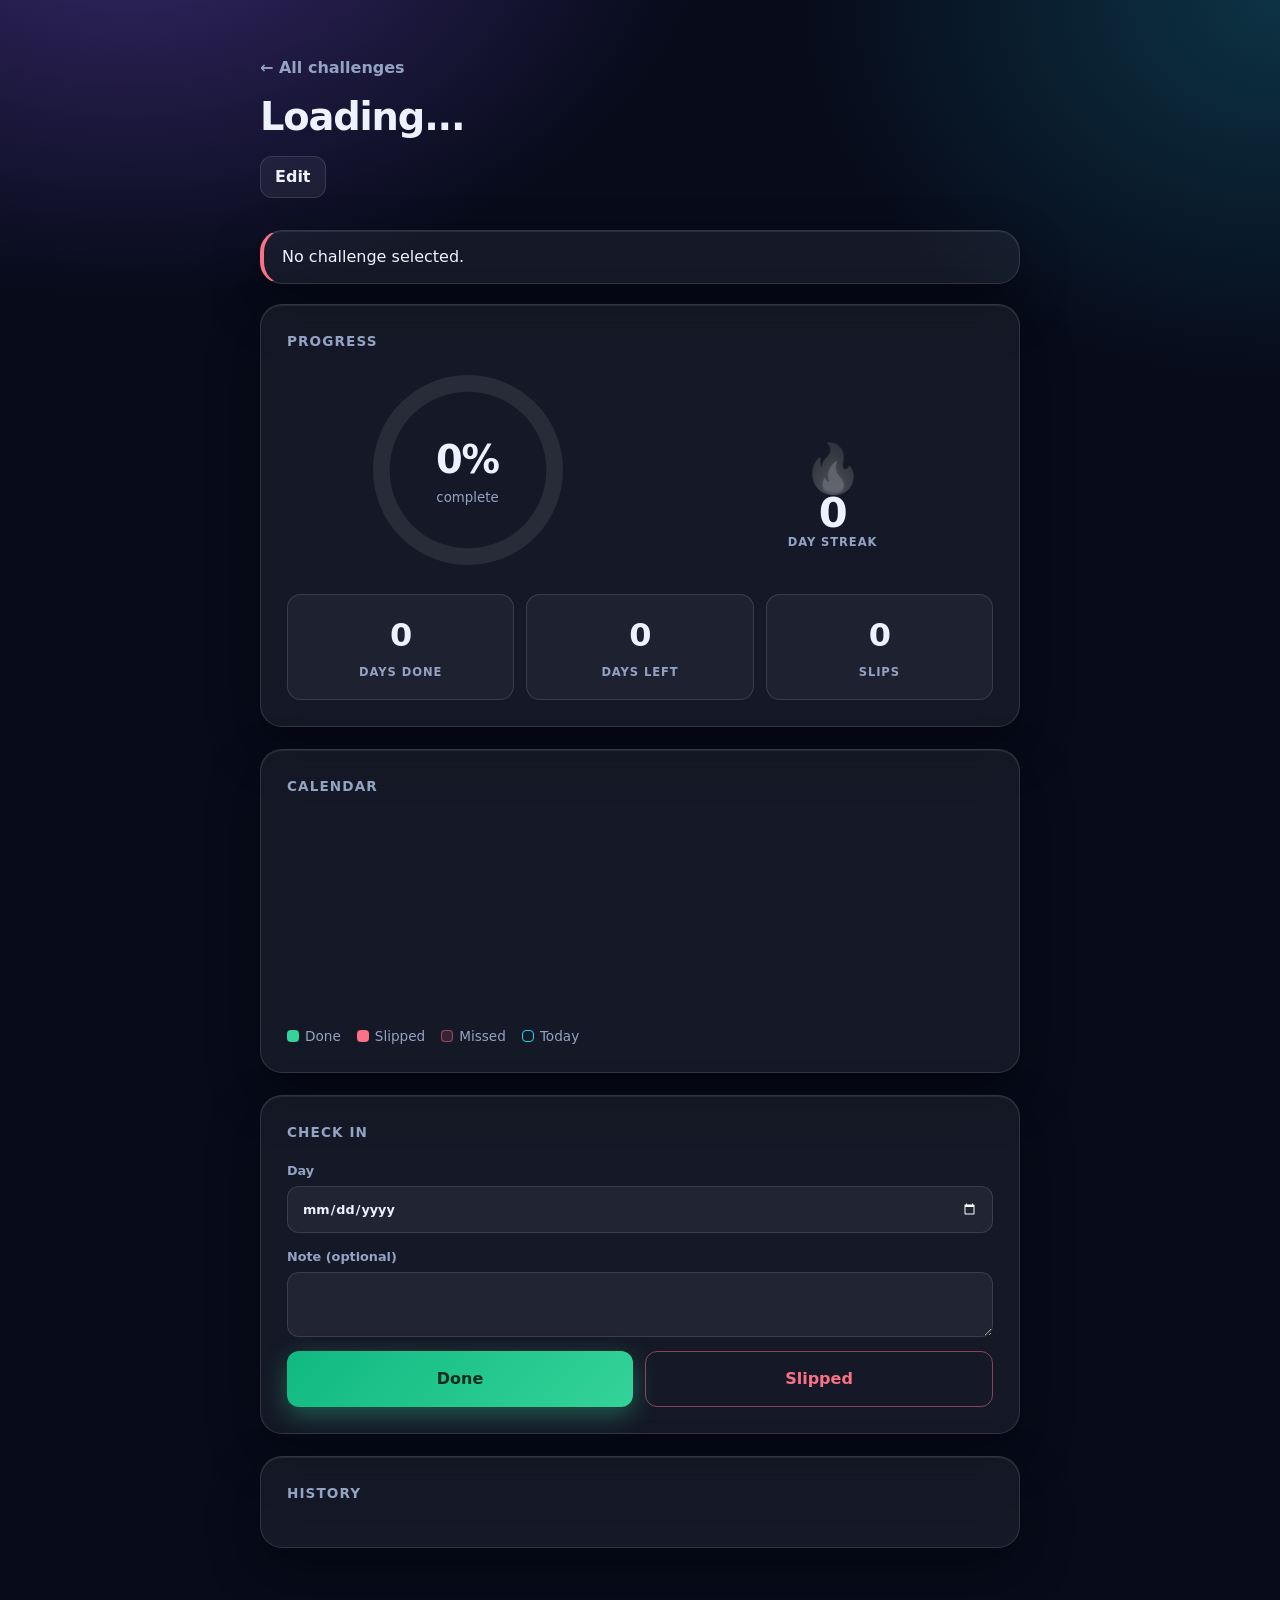
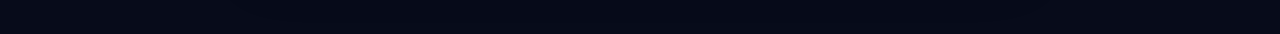
<file: static/challenge.html>
<!DOCTYPE html>
<html lang="en">
<head>
  <meta charset="UTF-8">
  <meta name="viewport" content="width=device-width, initial-scale=1">
  <meta name="theme-color" content="#070b1a">
  <title>Challenge</title>
  <link rel="icon" href="data:image/svg+xml,<svg xmlns=%22http://www.w3.org/2000/svg%22 viewBox=%220 0 100 100%22><text y=%22.9em%22 font-size=%2290%22>🔥</text></svg>">
  <link rel="stylesheet" href="/static/style.css">
</head>
<body>
  <header class="app-header">
    <div class="container">
      <a class="back-link" href="/">&larr; All challenges</a>
      <h1 id="challenge-name" class="page-title">Loading...</h1>
      <p id="challenge-info" class="subtitle"></p>
      <button type="button" id="edit-button" class="ghost">Edit</button>
    </div>
  </header>

  <main class="container">
    <p id="page-message"></p>

    <section>
      <h2>Progress</h2>
      <div class="hero">
        <div class="ring-wrap">
          <svg class="ring" viewBox="0 0 120 120" aria-hidden="true">
            <defs>
              <linearGradient id="ring-grad" x1="0" y1="0" x2="1" y2="1">
                <stop offset="0%" stop-color="#8b5cf6"/>
                <stop offset="100%" stop-color="#22d3ee"/>
              </linearGradient>
            </defs>
            <circle class="ring-track" cx="60" cy="60" r="52"/>
            <circle class="ring-fill" id="ring-fill" cx="60" cy="60" r="52" stroke="url(#ring-grad)"/>
          </svg>
          <div class="ring-label"><span id="ring-percent">0%</span><small>complete</small></div>
        </div>
        <div class="flame-box">
          <div class="flame-slot"><div class="flame cold" id="flame">🔥</div></div>
          <div class="flame-number" id="stat-streak">0</div>
          <div class="label">day streak</div>
        </div>
      </div>
      <div class="stats">
        <div class="stat"><span class="number" id="stat-completed">0</span><span class="label">Days done</span></div>
        <div class="stat"><span class="number" id="stat-left">0</span><span class="label">Days left</span></div>
        <div class="stat"><span class="number" id="stat-slipped">0</span><span class="label">Slips</span></div>
      </div>
    </section>

    <section>
      <h2>Calendar</h2>
      <div class="calendar-scroll">
        <div id="calendar-grid" class="calendar-grid"></div>
      </div>
      <div class="legend">
        <span><i class="swatch done"></i>Done</span>
        <span><i class="swatch slipped"></i>Slipped</span>
        <span><i class="swatch missed"></i>Missed</span>
        <span><i class="swatch today"></i>Today</span>
      </div>
    </section>

    <section id="checkin-section">
      <h2>Check in</h2>
      <p id="today-status"></p>
      <label>
        Day
        <input type="date" id="checkin-date">
      </label>
      <label>
        Note (optional)
        <textarea id="note" rows="2" maxlength="500"></textarea>
      </label>
      <div class="buttons">
        <button type="button" id="done-button">Done</button>
        <button type="button" id="slipped-button" class="danger">Slipped</button>
      </div>
    </section>

    <section>
      <h2>History</h2>
      <ul id="history-list"></ul>
    </section>
  </main>

  <dialog id="edit-dialog">
    <form id="edit-form">
      <h2>Edit challenge</h2>
      <label>
        Name
        <input type="text" id="edit-name" required maxlength="100">
      </label>
      <label>
        Description
        <textarea id="edit-description" rows="2"></textarea>
      </label>
      <label>
        Duration (days)
        <input type="number" id="edit-duration" min="1" max="3650" required>
      </label>
      <label>
        Start date
        <input type="date" id="edit-start" required>
      </label>
      <label class="checkbox">
        <input type="checkbox" id="edit-strict">
        Strict mode (a slip resets the streak)
      </label>
      <p id="edit-message" class="form-error"></p>
      <div class="buttons">
        <button type="submit">Save changes</button>
        <button type="button" class="ghost" id="edit-cancel">Cancel</button>
      </div>
    </form>
  </dialog>

  <script src="/static/common.js"></script>
  <script src="/static/challenge.js"></script>
</body>
</html>
</file>
<file: static/style.css>
/* Dark glass design system */
:root {
  color-scheme: dark;
  --bg: #070b1a;
  --glass: rgba(255, 255, 255, 0.06);
  --line: rgba(255, 255, 255, 0.12);
  --text: #eef2ff;
  --muted: #94a3c4;
  --violet: #8b5cf6;
  --cyan: #22d3ee;
  --green: #34d399;
  --red: #fb7185;
  --grad: linear-gradient(135deg, var(--violet), var(--cyan));
  --font: "Inter", system-ui, "Segoe UI Variable", "Segoe UI", sans-serif;
}

* { box-sizing: border-box; }

body {
  margin: 0;
  min-height: 100vh;
  font-family: var(--font);
  color: var(--text);
  line-height: 1.5;
  -webkit-font-smoothing: antialiased;
  background:
    radial-gradient(60rem 40rem at 10% -10%, rgba(139, 92, 246, 0.35), transparent 60%),
    radial-gradient(50rem 40rem at 100% 0%, rgba(34, 211, 238, 0.2), transparent 60%),
    var(--bg);
  background-attachment: fixed;
}

.container { width: min(100% - 40px, 760px); margin-inline: auto; }
a { color: var(--cyan); }
p:empty { display: none; }

/* Header */
.app-header { padding: 56px 0 32px; }
.brand { display: flex; align-items: center; gap: 14px; margin: 0; font-size: 2.2rem; font-weight: 800; letter-spacing: -0.03em; }
.brand-text { background: linear-gradient(135deg, #fff, #c7d2fe); -webkit-background-clip: text; background-clip: text; color: transparent; }
.logo { display: grid; place-items: center; width: 48px; height: 48px; border-radius: 14px; background: var(--grad); box-shadow: 0 0 32px rgba(139, 92, 246, 0.6); font-size: 1.5rem; }
.subtitle { margin: 10px 0 0; color: var(--muted); }
.back-link { color: var(--muted); font-weight: 600; text-decoration: none; }
.back-link:hover { color: var(--text); }
.page-title { margin: 16px 0 0; font-size: 2.4rem; font-weight: 800; letter-spacing: -0.03em; line-height: 1.1; }

/* Frosted glass cards */
main { padding-bottom: 64px; }
main section, #page-message {
  background: var(--glass);
  border: 1px solid var(--line);
  border-radius: 22px;
  -webkit-backdrop-filter: blur(18px);
  backdrop-filter: blur(18px);
  box-shadow: 0 20px 50px rgba(0, 0, 0, 0.35), inset 0 1px 0 rgba(255, 255, 255, 0.08);
}
main section { padding: 26px; margin-bottom: 22px; }
#page-message { padding: 14px 18px; margin: 0 0 20px; border-left: 4px solid var(--red); }
h2 { margin: 0 0 18px; font-size: 0.85rem; font-weight: 700; letter-spacing: 0.08em; text-transform: uppercase; color: var(--muted); }
#status-message, #today-status, #form-message { margin: 0 0 14px; color: var(--muted); }

/* Lists and challenge cards */
ul { list-style: none; margin: 0; padding: 0; display: grid; gap: 14px; }
li {
  display: flex; flex-wrap: wrap; justify-content: space-between; align-items: center; gap: 16px;
  padding: 18px 20px;
  background: rgba(255, 255, 255, 0.04);
  border: 1px solid var(--line);
  border-radius: 16px;
  transition: transform 0.2s ease, border-color 0.2s ease, box-shadow 0.2s ease;
}
li:hover { transform: translateY(-3px); border-color: rgba(139, 92, 246, 0.6); box-shadow: 0 0 28px rgba(139, 92, 246, 0.25); }
li.done { border-left: 3px solid var(--green); }
li.slipped { border-left: 3px solid var(--red); }
.card-body { flex: 1; min-width: 200px; }
.card-body a { font-size: 1.1rem; font-weight: 700; color: var(--text); text-decoration: none; }
.card-body a:hover { color: var(--cyan); }
.meta { display: block; margin-top: 2px; font-size: 0.85rem; color: var(--muted); }
li span { color: var(--muted); }
.mini-bar { height: 8px; margin-top: 12px; border-radius: 99px; background: rgba(255, 255, 255, 0.1); overflow: hidden; }
.mini-fill { height: 100%; width: 0; border-radius: 99px; background: var(--grad); box-shadow: 0 0 12px rgba(34, 211, 238, 0.6); transition: width 0.9s cubic-bezier(0.22, 1, 0.36, 1); }

/* Forms */
form { display: grid; gap: 16px; }
label { display: block; font-size: 0.8rem; font-weight: 600; color: var(--muted); }
label.checkbox { display: flex; align-items: center; gap: 10px; font-size: 1rem; font-weight: 500; color: var(--text); }
label.checkbox input { width: 18px; height: 18px; accent-color: var(--violet); }
input[type="text"], input[type="number"], input[type="date"], textarea {
  display: block; width: 100%; margin-top: 6px; padding: 12px 14px;
  font: inherit; color: var(--text);
  background: rgba(255, 255, 255, 0.05);
  border: 1px solid var(--line);
  border-radius: 12px;
  transition: border-color 0.15s ease, box-shadow 0.15s ease;
}
input::placeholder { color: #64748b; }
input:focus, textarea:focus { outline: none; border-color: var(--cyan); box-shadow: 0 0 0 4px rgba(34, 211, 238, 0.15); }
input:disabled, textarea:disabled { opacity: 0.5; cursor: not-allowed; }

/* Buttons */
button {
  font: inherit; font-weight: 700; padding: 12px 22px; color: #fff;
  background: var(--grad); border: 0; border-radius: 12px; cursor: pointer;
  box-shadow: 0 8px 24px rgba(139, 92, 246, 0.4);
  transition: transform 0.15s ease, filter 0.15s ease;
}
button:hover:not(:disabled) { transform: translateY(-2px); filter: brightness(1.1); }
button:disabled { opacity: 0.45; box-shadow: none; cursor: not-allowed; }
button.danger { padding: 8px 16px; color: var(--red); background: transparent; border: 1px solid rgba(251, 113, 133, 0.5); box-shadow: none; }
button.danger:hover:not(:disabled) { background: rgba(251, 113, 133, 0.12); }
a:focus-visible, button:focus-visible { outline: 3px solid rgba(34, 211, 238, 0.6); outline-offset: 2px; }
.buttons { display: flex; gap: 12px; }
.buttons button { flex: 1; padding: 15px; }
#done-button { color: #052e1d; background: linear-gradient(135deg, #10b981, #34d399); box-shadow: 0 8px 24px rgba(52, 211, 153, 0.35); }

/* Progress ring and flame */
.hero { display: flex; flex-wrap: wrap; align-items: center; justify-content: space-around; gap: 24px; margin-bottom: 24px; }
.ring-wrap { position: relative; width: 200px; height: 200px; }
.ring { width: 100%; height: 100%; transform: rotate(-90deg); }
.ring-track { fill: none; stroke: rgba(255, 255, 255, 0.08); stroke-width: 10; }
.ring-fill {
  fill: none; stroke-width: 10; stroke-linecap: round;
  stroke-dasharray: 326.73; stroke-dashoffset: 326.73;
  transition: stroke-dashoffset 1.2s cubic-bezier(0.22, 1, 0.36, 1);
  filter: drop-shadow(0 0 6px rgba(34, 211, 238, 0.7));
}
.ring-label { position: absolute; inset: 0; display: grid; place-content: center; text-align: center; }
.ring-label span { font-size: 2.4rem; font-weight: 800; letter-spacing: -0.03em; }
.ring-label small { color: var(--muted); }
.flame-box { min-width: 160px; text-align: center; }
.flame-slot { display: flex; align-items: flex-end; justify-content: center; height: 6.5rem; }
.flame {
  --scale: 1;
  display: inline-block; line-height: 1; transform-origin: 50% 90%;
  font-size: calc(3rem * var(--scale));
  filter: drop-shadow(0 0 calc(8px * var(--scale)) rgba(251, 146, 60, 0.8));
  animation: flicker 1.6s ease-in-out infinite;
  transition: font-size 0.6s ease;
}
.flame.cold { filter: grayscale(1); opacity: 0.35; animation: none; }
@keyframes flicker {
  0%, 100% { transform: scale(1) rotate(-2deg); }
  50% { transform: scale(1.08) rotate(2deg); }
}
.flame-number { font-size: 2.6rem; font-weight: 800; letter-spacing: -0.03em; line-height: 1; }

/* Stats */
.stats { display: grid; grid-template-columns: repeat(auto-fit, minmax(130px, 1fr)); gap: 12px; }
.stat { padding: 16px; text-align: center; background: rgba(255, 255, 255, 0.04); border: 1px solid var(--line); border-radius: 14px; }
.stat .number { display: block; font-size: 2rem; font-weight: 800; letter-spacing: -0.03em; }
.stat .label, .flame-box .label { font-size: 0.72rem; font-weight: 600; letter-spacing: 0.08em; text-transform: uppercase; color: var(--muted); }

.confetti { position: fixed; inset: 0; pointer-events: none; z-index: 50; }

@media (prefers-reduced-motion: reduce) {
  *, *::before, *::after { animation: none !important; transition: none !important; }
}



/* Check-in form spacing */
main section > label {
  margin-bottom: 14px;
}

/* History row actions */
.row-actions {
  display: flex;
  flex-wrap: wrap;
  gap: 8px;
}

button.ghost {
  padding: 8px 14px;
  color: var(--text);
  background: rgba(255, 255, 255, 0.06);
  border: 1px solid var(--line);
  box-shadow: none;
}

button.ghost:hover:not(:disabled) {
  background: rgba(255, 255, 255, 0.12);
}

/* Toasts */
#toasts {
  position: fixed;
  right: 20px;
  bottom: 20px;
  left: 20px;
  display: grid;
  gap: 10px;
  justify-items: end;
  z-index: 100;
  pointer-events: none;
}

.toast {
  pointer-events: auto;
  min-width: 220px;
  max-width: 360px;
  padding: 14px 18px;
  color: var(--text);
  background: rgba(16, 22, 42, 0.92);
  border: 1px solid var(--line);
  border-radius: 14px;
  -webkit-backdrop-filter: blur(14px);
  backdrop-filter: blur(14px);
  box-shadow: 0 16px 40px rgba(0, 0, 0, 0.45);
  animation: toast-in 0.3s ease;
  transition: opacity 0.3s ease, transform 0.3s ease;
}

.toast.success { border-left: 4px solid var(--green); }
.toast.error { border-left: 4px solid var(--red); }
.toast.leaving { opacity: 0; transform: translateX(24px); }

@keyframes toast-in {
  from { opacity: 0; transform: translateY(14px); }
  to { opacity: 1; transform: translateY(0); }
}

/* Edit dialog */
#edit-button {
  margin-top: 18px;
}

dialog {
  width: min(92vw, 520px);
  padding: 0;
  color: var(--text);
  background: rgba(16, 22, 42, 0.96);
  border: 1px solid var(--line);
  border-radius: 22px;
  box-shadow: 0 30px 80px rgba(0, 0, 0, 0.6);
}

dialog[open] {
  animation: toast-in 0.25s ease;
}

dialog::backdrop {
  background: rgba(3, 6, 18, 0.6);
  -webkit-backdrop-filter: blur(6px);
  backdrop-filter: blur(6px);
}

dialog form {
  padding: 26px;
}

.form-error {
  margin: 0;
  color: var(--red);
}

/* Quick start templates */
.template-grid {
  display: grid;
  grid-template-columns: repeat(auto-fill, minmax(170px, 1fr));
  gap: 12px;
}

.template-card {
  display: grid;
  gap: 4px;
  justify-items: start;
  text-align: left;
  padding: 16px;
  color: var(--text);
  background: rgba(255, 255, 255, 0.05);
  border: 1px solid var(--line);
  border-radius: 16px;
  box-shadow: none;
}

.template-card:hover:not(:disabled) {
  border-color: rgba(34, 211, 238, 0.6);
  box-shadow: 0 0 24px rgba(34, 211, 238, 0.2);
}

.template-icon {
  font-size: 1.8rem;
}

/* Calendar */
.calendar-scroll {
  overflow-x: auto;
  padding: 4px 4px 10px;
}

.calendar-grid {
  position: relative;
  display: grid;
  grid-template-rows: repeat(7, 22px);
  grid-auto-flow: column;
  grid-auto-columns: 22px;
  gap: 5px;
  width: max-content;
}

.day {
  width: 22px;
  height: 22px;
  padding: 0;
  background: rgba(255, 255, 255, 0.05);
  border: 1px solid var(--line);
  border-radius: 6px;
  box-shadow: none;
  cursor: pointer;
}

.day.empty { visibility: hidden; }

.day.done {
  background: linear-gradient(135deg, #10b981, #34d399);
  border-color: transparent;
  box-shadow: 0 0 10px rgba(52, 211, 153, 0.5);
}

.day.slipped {
  background: linear-gradient(135deg, #f43f5e, #fb7185);
  border-color: transparent;
  box-shadow: 0 0 10px rgba(251, 113, 133, 0.45);
}

.day.missed {
  background: rgba(251, 113, 133, 0.1);
  border-color: rgba(251, 113, 133, 0.35);
}

.day.today {
  border-color: var(--cyan);
  box-shadow: 0 0 12px rgba(34, 211, 238, 0.6);
}

.day.future {
  opacity: 0.35;
  cursor: default;
}

.day:hover:not(.empty) {
  transform: scale(1.25);
  filter: none;
}

.legend {
  display: flex;
  flex-wrap: wrap;
  gap: 16px;
  margin-top: 14px;
  font-size: 0.85rem;
  color: var(--muted);
}

.swatch {
  display: inline-block;
  width: 12px;
  height: 12px;
  margin-right: 6px;
  vertical-align: -1px;
  font-style: normal;
  border: 1px solid var(--line);
  border-radius: 4px;
}

.swatch.done { background: #34d399; border-color: transparent; }
.swatch.slipped { background: #fb7185; border-color: transparent; }
.swatch.missed { background: rgba(251, 113, 133, 0.15); border-color: rgba(251, 113, 133, 0.5); }
.swatch.today { border-color: var(--cyan); }
</file>
